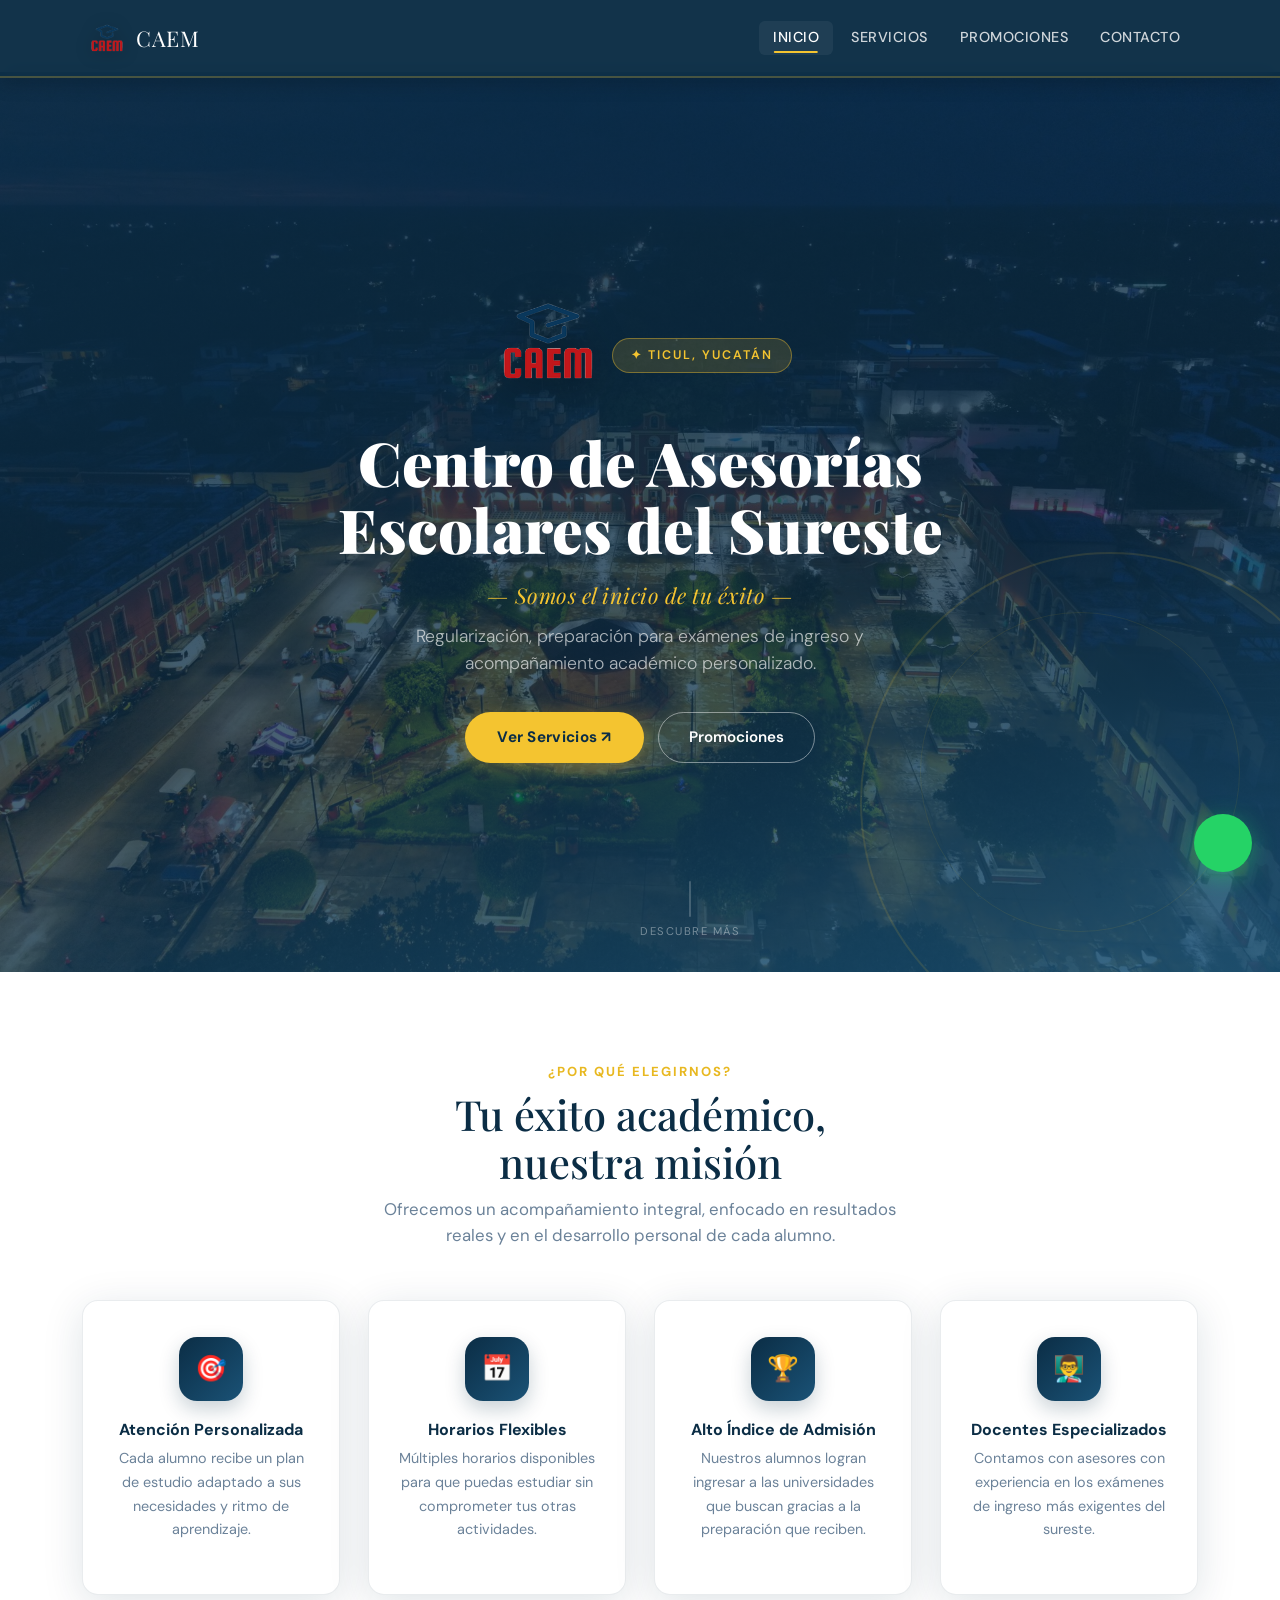
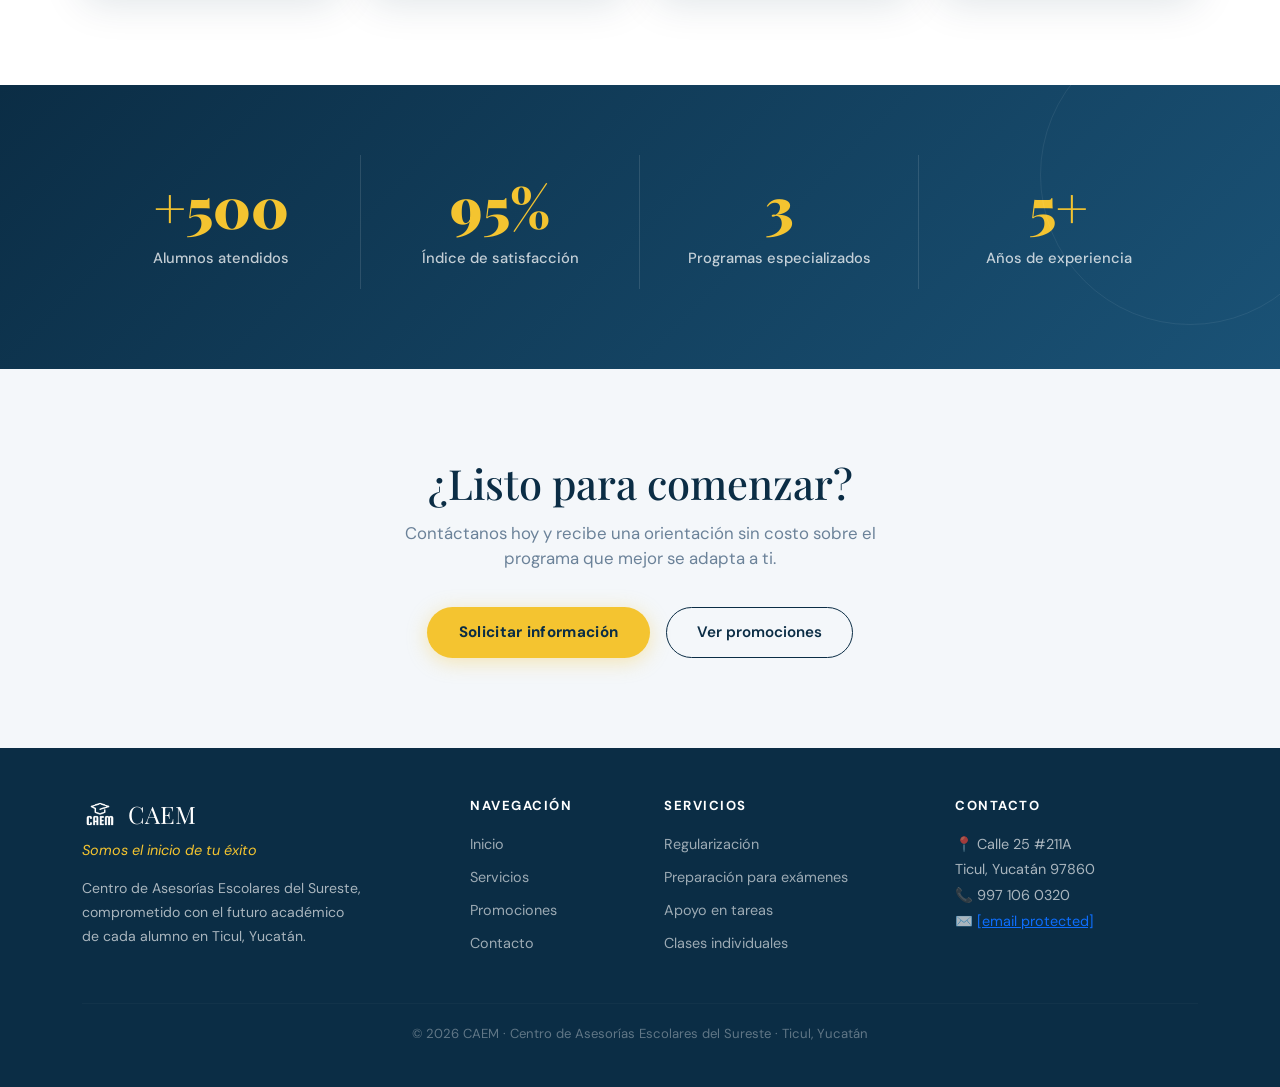
<file: index.html>
<!doctype html>
<html lang="es">
<head>
  <meta charset="UTF-8">
  <title>CAEM | Centro de Asesorías Escolares del Sureste</title>
  <meta name="viewport" content="width=device-width, initial-scale=1">
  <meta name="description" content="CAEM — Regularización, preparación para exámenes de ingreso y acompañamiento académico en Ticul, Yucatán. Somos el inicio de tu éxito.">
  <link href="https://cdn.jsdelivr.net/npm/bootstrap@5.3.3/dist/css/bootstrap.min.css" rel="stylesheet">
  <link rel="stylesheet" href="styles.css">
</head>
<body>

<!-- NAV -->
<nav class="navbar navbar-expand-lg navbar-dark bg-caem fixed-top shadow">
  <div class="container px-3">
    <a class="navbar-brand d-flex align-items-center gap-2" href="index.html">
      <img src="imagenes/CAEMLOGOsF.png" class="logo-nav" alt="CAEM">
      CAEM
    </a>
    <button class="navbar-toggler border-0" type="button" data-bs-toggle="collapse" data-bs-target="#nav">
      <span class="navbar-toggler-icon"></span>
    </button>
    <div class="collapse navbar-collapse" id="nav">
      <ul class="navbar-nav ms-auto gap-1">
        <li class="nav-item"><a class="nav-link active" href="index.html">Inicio</a></li>
        <li class="nav-item"><a class="nav-link" href="servicios.html">Servicios</a></li>
        <li class="nav-item"><a class="nav-link" href="promociones.html">Promociones</a></li>
        <li class="nav-item"><a class="nav-link" href="contacto.html">Contacto</a></li>
      </ul>
    </div>
  </div>
</nav>

<!-- HERO -->
<header class="hero">
  <div class="hero-content">
    <img src="imagenes/CAEMLOGOsF.png" class="logo-hero" alt="CAEM Logo">
    <div class="hero-badge">✦ Ticul, Yucatán</div>
    <h1>Centro de Asesorías<br>Escolares del Sureste</h1>
    <p class="hero-lema">— Somos el inicio de tu éxito —</p>
    <p class="lead">Regularización, preparación para exámenes de ingreso y acompañamiento académico personalizado.</p>
    <div class="hero-btns">
      <a href="servicios.html" class="btn-primary-caem">Ver Servicios ↗</a>
      <a href="promociones.html" class="btn-outline-caem">Promociones</a>
    </div>
  </div>
  <div class="scroll-hint">
    <span></span>
    Descubre más
  </div>
</header>

<!-- POR QUÉ CAEM -->
<section class="section-pad">
  <div class="container text-center">
    <p class="text-uppercase fw-bold mb-2" style="color:var(--accent2);letter-spacing:2px;font-size:.82rem;">¿Por qué elegirnos?</p>
    <h2 class="section-title">Tu éxito académico,<br>nuestra misión</h2>
    <p class="section-sub">Ofrecemos un acompañamiento integral, enfocado en resultados reales y en el desarrollo personal de cada alumno.</p>

    <div class="why-grid">
      <div class="why-card">
        <div class="why-icon">🎯</div>
        <h5>Atención Personalizada</h5>
        <p>Cada alumno recibe un plan de estudio adaptado a sus necesidades y ritmo de aprendizaje.</p>
      </div>
      <div class="why-card">
        <div class="why-icon">📅</div>
        <h5>Horarios Flexibles</h5>
        <p>Múltiples horarios disponibles para que puedas estudiar sin comprometer tus otras actividades.</p>
      </div>
      <div class="why-card">
        <div class="why-icon">🏆</div>
        <h5>Alto Índice de Admisión</h5>
        <p>Nuestros alumnos logran ingresar a las universidades que buscan gracias a la preparación que reciben.</p>
      </div>
      <div class="why-card">
        <div class="why-icon">👨‍🏫</div>
        <h5>Docentes Especializados</h5>
        <p>Contamos con asesores con experiencia en los exámenes de ingreso más exigentes del sureste.</p>
      </div>
    </div>
  </div>
</section>

<!-- STATS BANNER -->
<div class="stats-banner">
  <div class="container">
    <div class="row text-center" style="--bs-gutter-x:0;">
      <div class="col-6 col-md-3" style="border-right:1px solid rgba(255,255,255,.12);">
        <div class="stat-item">
          <span class="stat-num">+500</span>
          <span class="stat-label">Alumnos atendidos</span>
        </div>
      </div>
      <div class="col-6 col-md-3" style="border-right:1px solid rgba(255,255,255,.12);">
        <div class="stat-item">
          <span class="stat-num">95%</span>
          <span class="stat-label">Índice de satisfacción</span>
        </div>
      </div>
      <div class="col-6 col-md-3" style="border-right:1px solid rgba(255,255,255,.12);">
        <div class="stat-item">
          <span class="stat-num">3</span>
          <span class="stat-label">Programas especializados</span>
        </div>
      </div>
      <div class="col-6 col-md-3">
        <div class="stat-item">
          <span class="stat-num">5+</span>
          <span class="stat-label">Años de experiencia</span>
        </div>
      </div>
    </div>
  </div>
</div>

<!-- CTA -->
<section class="cta-section">
  <div class="container">
    <h2 class="section-title">¿Listo para comenzar?</h2>
    <p>Contáctanos hoy y recibe una orientación sin costo sobre el programa que mejor se adapta a ti.</p>
    <div class="d-flex justify-content-center gap-3 flex-wrap">
      <a href="contacto.html" class="btn-primary-caem">Solicitar información</a>
      <a href="promociones.html" class="btn-outline-caem" style="color:var(--caem);border-color:var(--caem);">Ver promociones</a>
    </div>
  </div>
</section>

<!-- FOOTER -->
<footer>
  <div class="container">
    <div class="row g-5 mb-4">
      <div class="col-lg-4">
        <div class="footer-brand">
          <img src="imagenes/CAEMLOGOsF.png" class="footer-logo" alt="CAEM">
          CAEM
        </div>
        <p class="footer-tagline">Somos el inicio de tu éxito</p>
        <p class="footer-text">Centro de Asesorías Escolares del Sureste, comprometido con el futuro académico de cada alumno en Ticul, Yucatán.</p>
      </div>
      <div class="col-6 col-lg-2">
        <p class="footer-heading">Navegación</p>
        <ul class="footer-links">
          <li><a href="index.html">Inicio</a></li>
          <li><a href="servicios.html">Servicios</a></li>
          <li><a href="promociones.html">Promociones</a></li>
          <li><a href="contacto.html">Contacto</a></li>
        </ul>
      </div>
      <div class="col-6 col-lg-3">
        <p class="footer-heading">Servicios</p>
        <ul class="footer-links">
          <li><a href="servicios.html">Regularización</a></li>
          <li><a href="servicios.html">Preparación para exámenes</a></li>
          <li><a href="servicios.html">Apoyo en tareas</a></li>
          <li><a href="promociones.html">Clases individuales</a></li>
        </ul>
      </div>
      <div class="col-lg-3">
        <p class="footer-heading">Contacto</p>
        <div class="footer-contact">
          <p>📍 Calle 25 #211A<br>Ticul, Yucatán 97860</p>
          <p>📞 997 106 0320</p>
          <p>✉️ <a href="/cdn-cgi/l/email-protection" class="__cf_email__" data-cfemail="f0999d80859c839f91939194959d99939f9d88b0979d91999cde939f9d">[email&#160;protected]</a></p>
        </div>
      </div>
    </div>
    <hr class="footer-divider">
    <p class="footer-copy">© 2026 CAEM · Centro de Asesorías Escolares del Sureste · Ticul, Yucatán</p>
  </div>
</footer>

<!-- WhatsApp -->
<a href="https://wa.me/529971060320" target="_blank" class="whatsapp-btn" title="Escríbenos por WhatsApp">
  <svg xmlns="http://www.w3.org/2000/svg" width="28" height="28" viewBox="0 0 24 24" fill="currentColor"><path d="M17.472 14.382c-.297-.149-1.758-.867-2.03-.967-.273-.099-.471-.148-.67.15-.197.297-.767.966-.94 1.164-.173.199-.347.223-.644.075-.297-.15-1.255-.463-2.39-1.475-.883-.788-1.48-1.761-1.653-2.059-.173-.297-.018-.458.13-.606.134-.133.298-.347.446-.52.149-.174.198-.298.298-.497.099-.198.05-.371-.025-.52-.075-.149-.669-1.612-.916-2.207-.242-.579-.487-.5-.669-.51-.173-.008-.371-.01-.57-.01-.198 0-.52.074-.792.372-.272.297-1.04 1.016-1.04 2.479 0 1.462 1.065 2.875 1.213 3.074.149.198 2.096 3.2 5.077 4.487.709.306 1.262.489 1.694.625.712.227 1.36.195 1.871.118.571-.085 1.758-.719 2.006-1.413.248-.694.248-1.289.173-1.413-.074-.124-.272-.198-.57-.347m-5.421 7.403h-.004a9.87 9.87 0 01-5.031-1.378l-.361-.214-3.741.982.998-3.648-.235-.374a9.86 9.86 0 01-1.51-5.26c.001-5.45 4.436-9.884 9.888-9.884 2.64 0 5.122 1.03 6.988 2.898a9.825 9.825 0 012.893 6.994c-.003 5.45-4.437 9.884-9.885 9.884m8.413-18.297A11.815 11.815 0 0012.05 0C5.495 0 .16 5.335.157 11.892c0 2.096.547 4.142 1.588 5.945L.057 24l6.305-1.654a11.882 11.882 0 005.683 1.448h.005c6.554 0 11.89-5.335 11.893-11.893a11.821 11.821 0 00-3.48-8.413z"/
</file>
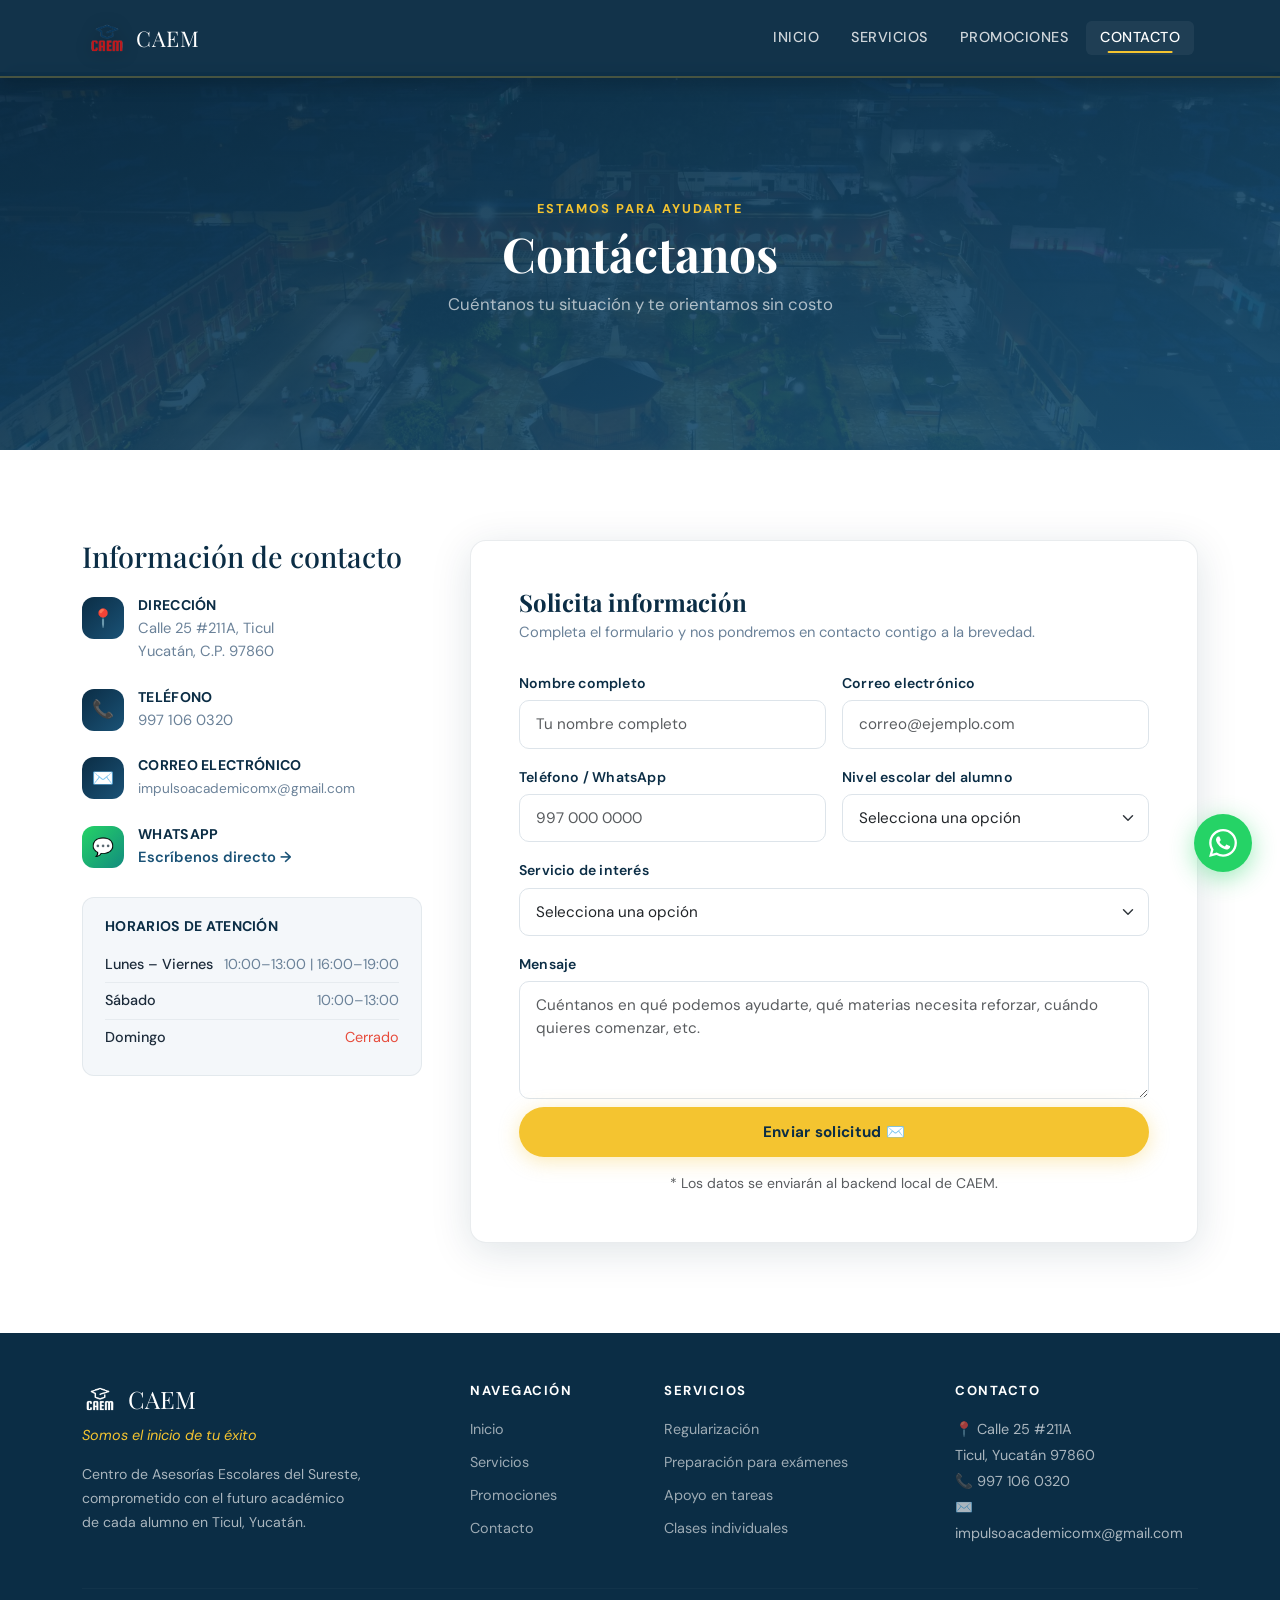
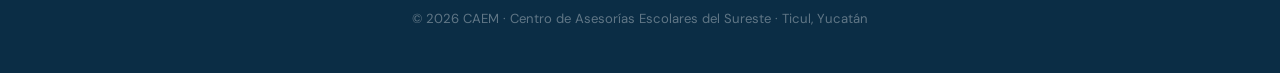
<file: contacto.html>
<!doctype html>
<html lang="es">
<head>
  <meta charset="UTF-8">
  <title>Contacto | CAEM</title>
  <meta name="viewport" content="width=device-width, initial-scale=1">
  <link href="https://cdn.jsdelivr.net/npm/bootstrap@5.3.3/dist/css/bootstrap.min.css" rel="stylesheet">
  <link rel="stylesheet" href="styles.css">
</head>
<body>

<!-- NAV -->
<nav class="navbar navbar-expand-lg navbar-dark bg-caem fixed-top shadow">
  <div class="container px-3">
    <a class="navbar-brand d-flex align-items-center gap-2" href="index.html">
      <img src="imagenes/CAEMLOGOsF.png" class="logo-nav" alt="CAEM">
      CAEM
    </a>
    <button class="navbar-toggler border-0" type="button" data-bs-toggle="collapse" data-bs-target="#nav">
      <span class="navbar-toggler-icon"></span>
    </button>
    <div class="collapse navbar-collapse" id="nav">
      <ul class="navbar-nav ms-auto gap-1">
        <li class="nav-item"><a class="nav-link" href="index.html">Inicio</a></li>
        <li class="nav-item"><a class="nav-link" href="servicios.html">Servicios</a></li>
        <li class="nav-item"><a class="nav-link" href="promociones.html">Promociones</a></li>
        <li class="nav-item"><a class="nav-link active" href="contacto.html">Contacto</a></li>
      </ul>
    </div>
  </div>
</nav>

<!-- HERO -->
<header class="hero-interno">
  <div class="container text-center">
    <p class="text-uppercase fw-bold mb-2" style="color:var(--accent);letter-spacing:2px;font-size:.8rem;">Estamos para ayudarte</p>
    <h1 class="fw-bold">Contáctanos</h1>
    <p>Cuéntanos tu situación y te orientamos sin costo</p>
  </div>
</header>

<!-- CONTENIDO -->
<main>
  <section class="section-pad">
    <div class="container">
      <div class="row g-5 align-items-start">

        <!-- INFO -->
        <div class="col-lg-4">
          <h2 class="section-title mb-4" style="font-size:1.8rem;">Información de contacto</h2>

          <div class="info-item">
            <div class="info-icon">📍</div>
            <div>
              <h6>Dirección</h6>
              <p>Calle 25 #211A, Ticul<br>Yucatán, C.P. 97860</p>
            </div>
          </div>

          <div class="info-item">
            <div class="info-icon">📞</div>
            <div>
              <h6>Teléfono</h6>
              <p><a href="tel:9971060320" style="color:inherit;text-decoration:none;">997 106 0320</a></p>
            </div>
          </div>

          <div class="info-item">
            <div class="info-icon">✉️</div>
            <div>
              <h6>Correo electrónico</h6>
              <p><a href="mailto:impulsoacademicomx@gmail.com" style="color:inherit;text-decoration:none;font-size:.85rem;">impulsoacademicomx@gmail.com</a></p>
            </div>
          </div>

          <div class="info-item">
            <div class="info-icon" style="background:linear-gradient(135deg,#25d366,#128c7e);">💬</div>
            <div>
              <h6>WhatsApp</h6>
              <p><a href="https://wa.me/529971060320" target="_blank" style="color:var(--caem3);font-weight:600;text-decoration:none;">Escríbenos directo →</a></p>
            </div>
          </div>

          <div class="schedule-box">
            <h6>Horarios de atención</h6>
            <div class="schedule-row">
              <span>Lunes – Viernes</span>
              <span>10:00–13:00 | 16:00–19:00</span>
            </div>
            <div class="schedule-row">
              <span>Sábado</span>
              <span>10:00–13:00</span>
            </div>
            <div class="schedule-row">
              <span>Domingo</span>
              <span style="color:#e74c3c;">Cerrado</span>
            </div>
          </div>
        </div>

        <!-- FORMULARIO -->
        <div class="col-lg-8">
          <div class="card contact-card p-4 p-md-5 border-0">
            <h3 class="fw-bold mb-1" style="font-size:1.5rem;color:var(--caem);">Solicita información</h3>
            <p style="color:var(--muted);font-size:.92rem;margin-bottom:28px;">
              Completa el formulario y nos pondremos en contacto contigo a la brevedad.
            </p>

            <form id="formContacto">
              <div class="row g-3">
                <div class="col-sm-6">
                  <label for="nombre" class="form-label">Nombre completo</label>
                  <input
                    type="text"
                    class="form-control"
                    id="nombre"
                    name="nombre"
                    placeholder="Tu nombre completo"
                    required
                  >
                </div>

                <div class="col-sm-6">
                  <label for="correo" class="form-label">Correo electrónico</label>
                  <input
                    type="email"
                    class="form-control"
                    id="correo"
                    name="correo"
                    placeholder="correo@ejemplo.com"
                    required
                  >
                </div>

                <div class="col-sm-6">
                  <label for="telefono" class="form-label">Teléfono / WhatsApp</label>
                  <input
                    type="tel"
                    class="form-control"
                    id="telefono"
                    name="telefono"
                    placeholder="997 000 0000"
                    required
                  >
                </div>

                <div class="col-sm-6">
                  <label for="nivelEscolar" class="form-label">Nivel escolar del alumno</label>
                  <select class="form-select" id="nivelEscolar" name="nivelEscolar">
                    <option value="">Selecciona una opción</option>
                    <option>Secundaria</option>
                    <option>Preparatoria</option>
                    <option>Universidad</option>
                    <option>Otro</option>
                  </select>
                </div>

                <div class="col-12">
                  <label for="servicio" class="form-label">Servicio de interés</label>
                  <select
                    class="form-select"
                    id="servicio"
                    name="servicio"
                    required
                  >
                    <option value="">Selecciona una opción</option>
                    <option>Regularización</option>
                    <option>Preparación para exámenes de ingreso</option>
                    <option>Apoyo en tareas</option>
                    <option>Clases individuales</option>
                    <option>Paquete Semanal</option>
                    <option>Intensivo Universitario</option>
                  </select>
                </div>

                <div class="col-12">
                  <label for="mensaje" class="form-label">Mensaje</label>
                  <textarea
                    class="form-control"
                    id="mensaje"
                    name="mensaje"
                    rows="4"
                    placeholder="Cuéntanos en qué podemos ayudarte, qué materias necesita reforzar, cuándo quieres comenzar, etc."
                    required
                  ></textarea>
                </div>

                <div class="col-12 mt-2">
                  <button
                    type="submit"
                    class="btn-primary-caem w-100 justify-content-center"
                    style="display:flex;"
                  >
                    Enviar solicitud ✉️
                  </button>
                  <p class="small text-muted mt-3 mb-0 text-center">
                    * Los datos se enviarán al backend local de CAEM.
                  </p>
                </div>
              </div>
            </form>
          </div>
        </div>

      </div>
    </div>
  </section>
</main>

<!-- FOOTER -->
<footer>
  <div class="container">
    <div class="row g-5 mb-4">
      <div class="col-lg-4">
        <div class="footer-brand">
          <img src="imagenes/CAEMLOGOsF.png" class="footer-logo" alt="CAEM">
          CAEM
        </div>
        <p class="footer-tagline">Somos el inicio de tu éxito</p>
        <p class="footer-text">Centro de Asesorías Escolares del Sureste, comprometido con el futuro académico de cada alumno en Ticul, Yucatán.</p>
      </div>
      <div class="col-6 col-lg-2">
        <p class="footer-heading">Navegación</p>
        <ul class="footer-links">
          <li><a href="index.html">Inicio</a></li>
          <li><a href="servicios.html">Servicios</a></li>
          <li><a href="promociones.html">Promociones</a></li>
          <li><a href="contacto.html">Contacto</a></li>
        </ul>
      </div>
      <div class="col-6 col-lg-3">
        <p class="footer-heading">Servicios</p>
        <ul class="footer-links">
          <li><a href="servicios.html">Regularización</a></li>
          <li><a href="servicios.html">Preparación para exámenes</a></li>
          <li><a href="servicios.html">Apoyo en tareas</a></li>
          <li><a href="servicios.html">Clases individuales</a></li>
        </ul>
      </div>
      <div class="col-lg-3">
        <p class="footer-heading">Contacto</p>
        <div class="footer-contact">
          <p>📍 Calle 25 #211A<br>Ticul, Yucatán 97860</p>
          <p>📞 997 106 0320</p>
          <p>✉️ impulsoacademicomx@gmail.com</p>
        </div>
      </div>
    </div>
    <hr class="footer-divider">
    <p class="footer-copy">© 2026 CAEM · Centro de Asesorías Escolares del Sureste · Ticul, Yucatán</p>
  </div>
</footer>

<a href="https://wa.me/529971060320" target="_blank" class="whatsapp-btn" title="Escríbenos por WhatsApp">
  <svg xmlns="http://www.w3.org/2000/svg" width="28" height="28" viewBox="0 0 24 24" fill="currentColor"><path d="M17.472 14.382c-.297-.149-1.758-.867-2.03-.967-.273-.099-.471-.148-.67.15-.197.297-.767.966-.94 1.164-.173.199-.347.223-.644.075-.297-.15-1.255-.463-2.39-1.475-.883-.788-1.48-1.761-1.653-2.059-.173-.297-.018-.458.13-.606.134-.133.298-.347.446-.52.149-.174.198-.298.298-.497.099-.198.05-.371-.025-.52-.075-.149-.669-1.612-.916-2.207-.242-.579-.487-.5-.669-.51-.173-.008-.371-.01-.57-.01-.198 0-.52.074-.792.372-.272.297-1.04 1.016-1.04 2.479 0 1.462 1.065 2.875 1.213 3.074.149.198 2.096 3.2 5.077 4.487.709.306 1.262.489 1.694.625.712.227 1.36.195 1.871.118.571-.085 1.758-.719 2.006-1.413.248-.694.248-1.289.173-1.413-.074-.124-.272-.198-.57-.347m-5.421 7.403h-.004a9.87 9.87 0 01-5.031-1.378l-.361-.214-3.741.982.998-3.648-.235-.374a9.86 9.86 0 01-1.51-5.26c.001-5.45 4.436-9.884 9.888-9.884 2.64 0 5.122 1.03 6.988 2.898a9.825 9.825 0 012.893 6.994c-.003 5.45-4.437 9.884-9.885 9.884m8.413-18.297A11.815 11.815 0 0012.05 0C5.495 0 .16 5.335.157 11.892c0 2.096.547 4.142 1.588 5.945L.057 24l6.305-1.654a11.882 11.882 0 005.683 1.448h.005c6.554 0 11.89-5.335 11.893-11.893a11.821 11.821 0 00-3.48-8.413z"/></svg>
</a>

<script src="https://cdn.jsdelivr.net/npm/bootstrap@5.3.3/dist/js/bootstrap.bundle.min.js"></script>

<script>
  const formContacto = document.getElementById("formContacto");

  formContacto.addEventListener("submit", async function (e) {
    e.preventDefault();

    const data = {
      nombre: document.getElementById("nombre").value.trim(),
      correo: document.getElementById("correo").value.trim(),
      telefono: document.getElementById("telefono").value.trim(),
      servicio: document.getElementById("servicio").value,
      mensaje: document.getElementById("mensaje").value.trim()
    };

    try {
      const response = await fetch("https://caem-backend.onrender.com/api/contacto", {
        method: "POST",
        headers: {
          "Content-Type": "application/json"
        },
        body: JSON.stringify(data)
      });

      const resultado = await response.json();

      if (!response.ok) {
        throw new Error(resultado.error || "No se pudo enviar la solicitud");
      }

      alert("Datos enviados correctamente 🚀");
      formContacto.reset();
      console.log(resultado);
    } catch (error) {
      console.error(error);
      alert("Error al enviar datos ❌");
    }
  });
</script>

</body>
</html>
</file>
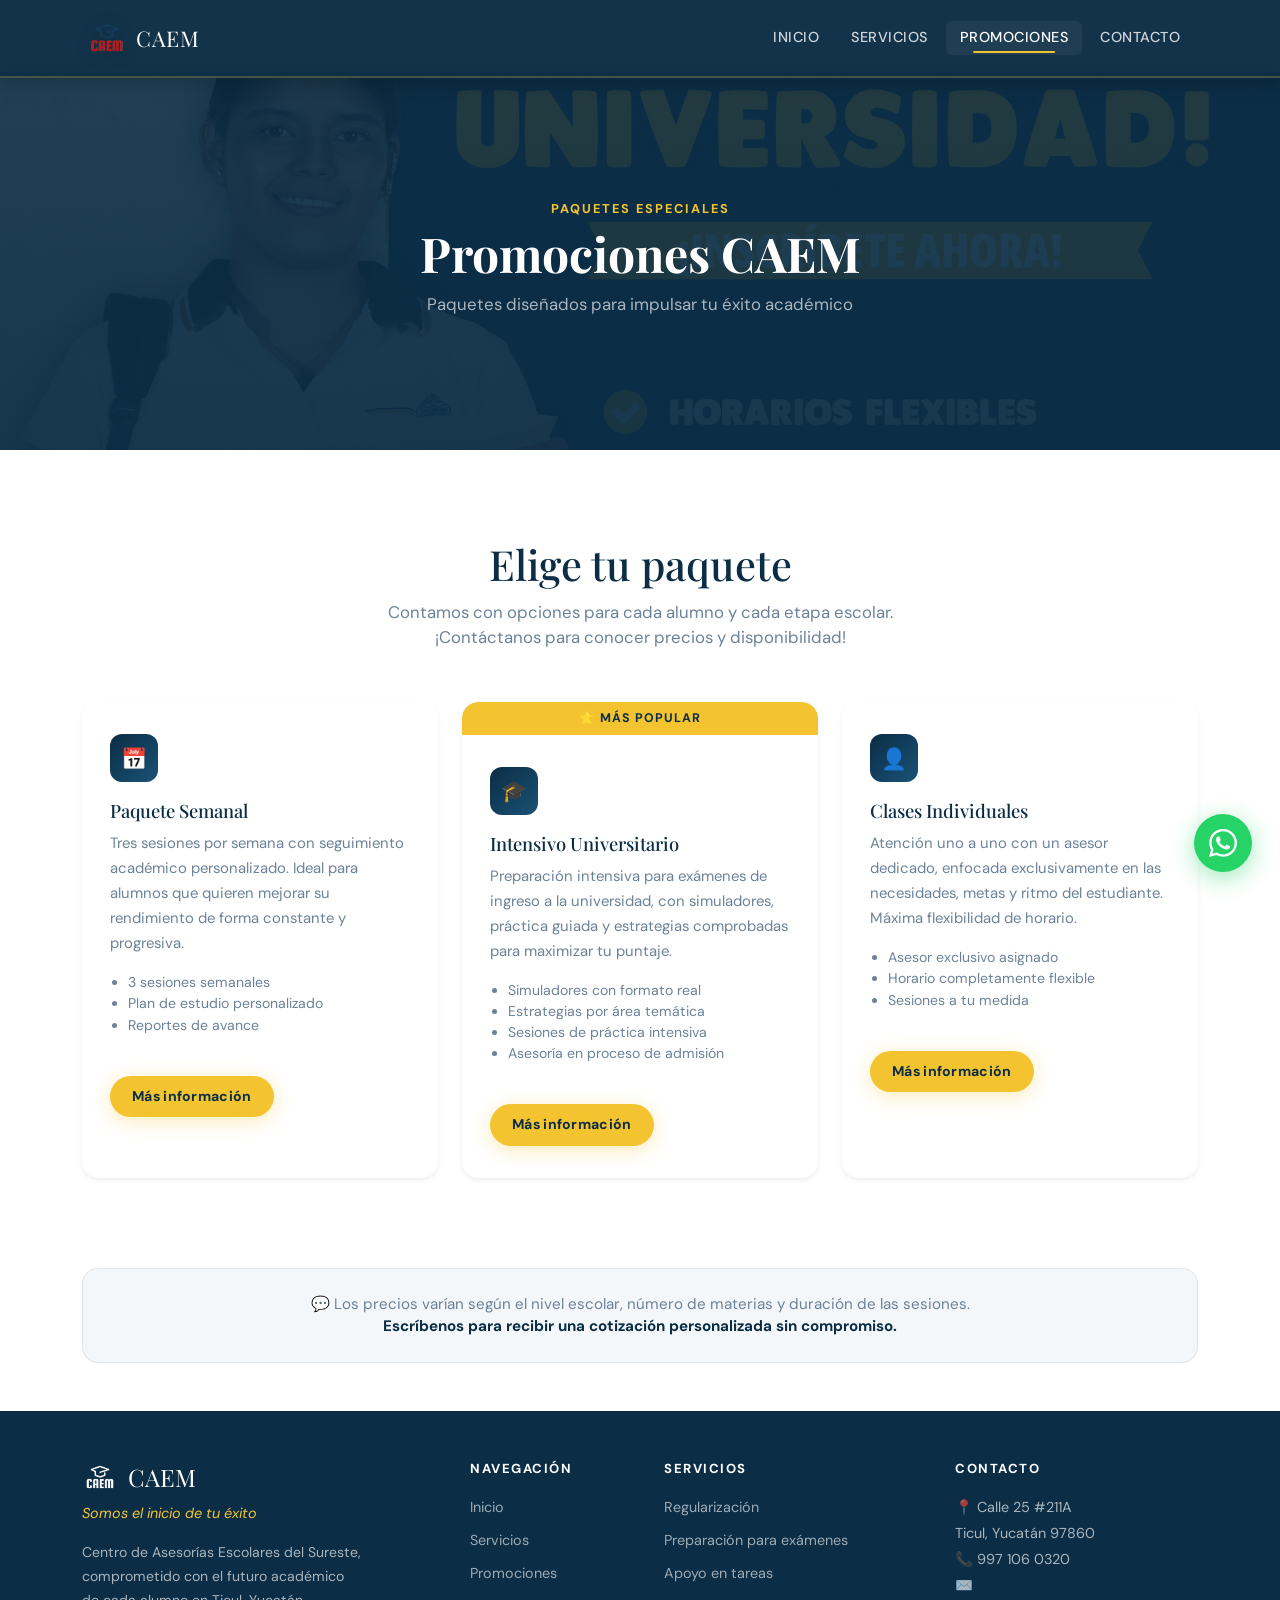
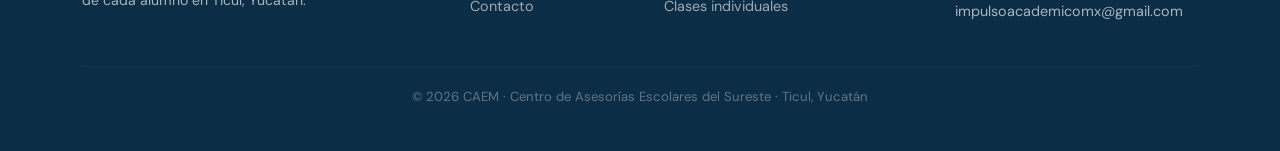
<file: promociones.html>
<!doctype html>
<html lang="es">
<head>
  <meta charset="UTF-8">
  <title>Promociones | CAEM</title>
  <meta name="viewport" content="width=device-width, initial-scale=1">
  <link href="https://cdn.jsdelivr.net/npm/bootstrap@5.3.3/dist/css/bootstrap.min.css" rel="stylesheet">
  <link rel="stylesheet" href="styles.css">
</head>
<body>

<!-- NAV -->
<nav class="navbar navbar-expand-lg navbar-dark bg-caem fixed-top shadow">
  <div class="container px-3">
    <a class="navbar-brand d-flex align-items-center gap-2" href="index.html">
      <img src="imagenes/CAEMLOGOsF.png" class="logo-nav" alt="CAEM">
      CAEM
    </a>
    <button class="navbar-toggler border-0" type="button" data-bs-toggle="collapse" data-bs-target="#nav">
      <span class="navbar-toggler-icon"></span>
    </button>
    <div class="collapse navbar-collapse" id="nav">
      <ul class="navbar-nav ms-auto gap-1">
        <li class="nav-item"><a class="nav-link" href="index.html">Inicio</a></li>
        <li class="nav-item"><a class="nav-link" href="servicios.html">Servicios</a></li>
        <li class="nav-item"><a class="nav-link active" href="promociones.html">Promociones</a></li>
        <li class="nav-item"><a class="nav-link" href="contacto.html">Contacto</a></li>
      </ul>
    </div>
  </div>
</nav>

<!-- HERO -->
<header class="hero-interno hero-promos-bg">
  <div class="container text-center">
    <p class="text-uppercase fw-bold mb-2" style="color:var(--accent);letter-spacing:2px;font-size:.8rem;">Paquetes especiales</p>
    <h1 class="fw-bold">Promociones CAEM</h1>
    <p>Paquetes diseñados para impulsar tu éxito académico</p>
  </div>
</header>

<!-- PROMOCIONES -->
<section class="section-pad">
  <div class="container">
    <div class="text-center mb-5">
      <h2 class="section-title">Elige tu paquete</h2>
      <p class="section-sub">Contamos con opciones para cada alumno y cada etapa escolar. ¡Contáctanos para conocer precios y disponibilidad!</p>
    </div>
    <div class="row g-4">

      <div class="col-md-4">
        <div class="card promo-card h-100 shadow-sm border-0">
          <div class="card-body">
            <div class="card-icon">📅</div>
            <h5>Paquete Semanal</h5>
            <p>Tres sesiones por semana con seguimiento académico personalizado. Ideal para alumnos que quieren mejorar su rendimiento de forma constante y progresiva.</p>
            <ul style="color:var(--muted);font-size:.88rem;padding-left:18px;margin-top:14px;">
              <li>3 sesiones semanales</li>
              <li>Plan de estudio personalizado</li>
              <li>Reportes de avance</li>
            </ul>
            <a href="contacto.html" class="btn-primary-caem d-inline-block mt-4" style="font-size:.88rem;padding:10px 22px;">Más información</a>
          </div>
        </div>
      </div>

      <div class="col-md-4">
        <div class="card promo-card h-100 shadow-sm border-0" style="border-color:rgba(244,196,48,.5)!important;">
          <!-- Popular badge -->
          <div style="background:var(--accent);color:var(--caem);text-align:center;padding:7px;font-size:.78rem;font-weight:700;letter-spacing:1px;text-transform:uppercase;border-radius:var(--radius) var(--radius) 0 0;">⭐ Más popular</div>
          <div class="card-body">
            <div class="card-icon">🎓</div>
            <h5>Intensivo Universitario</h5>
            <p>Preparación intensiva para exámenes de ingreso a la universidad, con simuladores, práctica guiada y estrategias comprobadas para maximizar tu puntaje.</p>
            <ul style="color:var(--muted);font-size:.88rem;padding-left:18px;margin-top:14px;">
              <li>Simuladores con formato real</li>
              <li>Estrategias por área temática</li>
              <li>Sesiones de práctica intensiva</li>
              <li>Asesoría en proceso de admisión</li>
            </ul>
            <a href="contacto.html" class="btn-primary-caem d-inline-block mt-4" style="font-size:.88rem;padding:10px 22px;">Más información</a>
          </div>
        </div>
      </div>

      <div class="col-md-4">
        <div class="card promo-card h-100 shadow-sm border-0">
          <div class="card-body">
            <div class="card-icon">👤</div>
            <h5>Clases Individuales</h5>
            <p>Atención uno a uno con un asesor dedicado, enfocada exclusivamente en las necesidades, metas y ritmo del estudiante. Máxima flexibilidad de horario.</p>
            <ul style="color:var(--muted);font-size:.88rem;padding-left:18px;margin-top:14px;">
              <li>Asesor exclusivo asignado</li>
              <li>Horario completamente flexible</li>
              <li>Sesiones a tu medida</li>
            </ul>
            <a href="contacto.html" class="btn-primary-caem d-inline-block mt-4" style="font-size:.88rem;padding:10px 22px;">Más información</a>
          </div>
        </div>
      </div>

    </div>
  </div>
</section>

<!-- NOTA PRECIOS -->
<div class="container pb-5">
  <div class="text-center p-4" style="background:var(--light);border-radius:var(--radius);border:1px solid rgba(11,45,69,.08);">
    <p style="color:var(--muted);margin:0;font-size:.95rem;">
      💬 Los precios varían según el nivel escolar, número de materias y duración de las sesiones.<br>
      <strong style="color:var(--caem);">Escríbenos para recibir una cotización personalizada sin compromiso.</strong>
    </p>
  </div>
</div>

<!-- FOOTER -->
<footer>
  <div class="container">
    <div class="row g-5 mb-4">
      <div class="col-lg-4">
        <div class="footer-brand">
          <img src="imagenes/CAEMLOGOsF.png" class="footer-logo" alt="CAEM">
          CAEM
        </div>
        <p class="footer-tagline">Somos el inicio de tu éxito</p>
        <p class="footer-text">Centro de Asesorías Escolares del Sureste, comprometido con el futuro académico de cada alumno en Ticul, Yucatán.</p>
      </div>
      <div class="col-6 col-lg-2">
        <p class="footer-heading">Navegación</p>
        <ul class="footer-links">
          <li><a href="index.html">Inicio</a></li>
          <li><a href="servicios.html">Servicios</a></li>
          <li><a href="promociones.html">Promociones</a></li>
          <li><a href="contacto.html">Contacto</a></li>
        </ul>
      </div>
      <div class="col-6 col-lg-3">
        <p class="footer-heading">Servicios</p>
        <ul class="footer-links">
          <li><a href="servicios.html">Regularización</a></li>
          <li><a href="servicios.html">Preparación para exámenes</a></li>
          <li><a href="servicios.html">Apoyo en tareas</a></li>
          <li><a href="servicios.html">Clases individuales</a></li>
        </ul>
      </div>
      <div class="col-lg-3">
        <p class="footer-heading">Contacto</p>
        <div class="footer-contact">
          <p>📍 Calle 25 #211A<br>Ticul, Yucatán 97860</p>
          <p>📞 997 106 0320</p>
          <p>✉️ impulsoacademicomx@gmail.com</p>
        </div>
      </div>
    </div>
    <hr class="footer-divider">
    <p class="footer-copy">© 2026 CAEM · Centro de Asesorías Escolares del Sureste · Ticul, Yucatán</p>
  </div>
</footer>

<a href="https://wa.me/529971060320" target="_blank" class="whatsapp-btn" title="Escríbenos por WhatsApp">
  <svg xmlns="http://www.w3.org/2000/svg" width="28" height="28" viewBox="0 0 24 24" fill="currentColor"><path d="M17.472 14.382c-.297-.149-1.758-.867-2.03-.967-.273-.099-.471-.148-.67.15-.197.297-.767.966-.94 1.164-.173.199-.347.223-.644.075-.297-.15-1.255-.463-2.39-1.475-.883-.788-1.48-1.761-1.653-2.059-.173-.297-.018-.458.13-.606.134-.133.298-.347.446-.52.149-.174.198-.298.298-.497.099-.198.05-.371-.025-.52-.075-.149-.669-1.612-.916-2.207-.242-.579-.487-.5-.669-.51-.173-.008-.371-.01-.57-.01-.198 0-.52.074-.792.372-.272.297-1.04 1.016-1.04 2.479 0 1.462 1.065 2.875 1.213 3.074.149.198 2.096 3.2 5.077 4.487.709.306 1.262.489 1.694.625.712.227 1.36.195 1.871.118.571-.085 1.758-.719 2.006-1.413.248-.694.248-1.289.173-1.413-.074-.124-.272-.198-.57-.347m-5.421 7.403h-.004a9.87 9.87 0 01-5.031-1.378l-.361-.214-3.741.982.998-3.648-.235-.374a9.86 9.86 0 01-1.51-5.26c.001-5.45 4.436-9.884 9.888-9.884 2.64 0 5.122 1.03 6.988 2.898a9.825 9.825 0 012.893 6.994c-.003 5.45-4.437 9.884-9.885 9.884m8.413-18.297A11.815 11.815 0 0012.05 0C5.495 0 .16 5.335.157 11.892c0 2.096.547 4.142 1.588 5.945L.057 24l6.305-1.654a11.882 11.882 0 005.683 1.448h.005c6.554 0 11.89-5.335 11.893-11.893a11.821 11.821 0 00-3.48-8.413z"/></svg>
</a>

<script src="https://cdn.jsdelivr.net/npm/bootstrap@5.3.3/dist/js/bootstrap.bundle.min.js"></script>
</body>
</html>
</file>
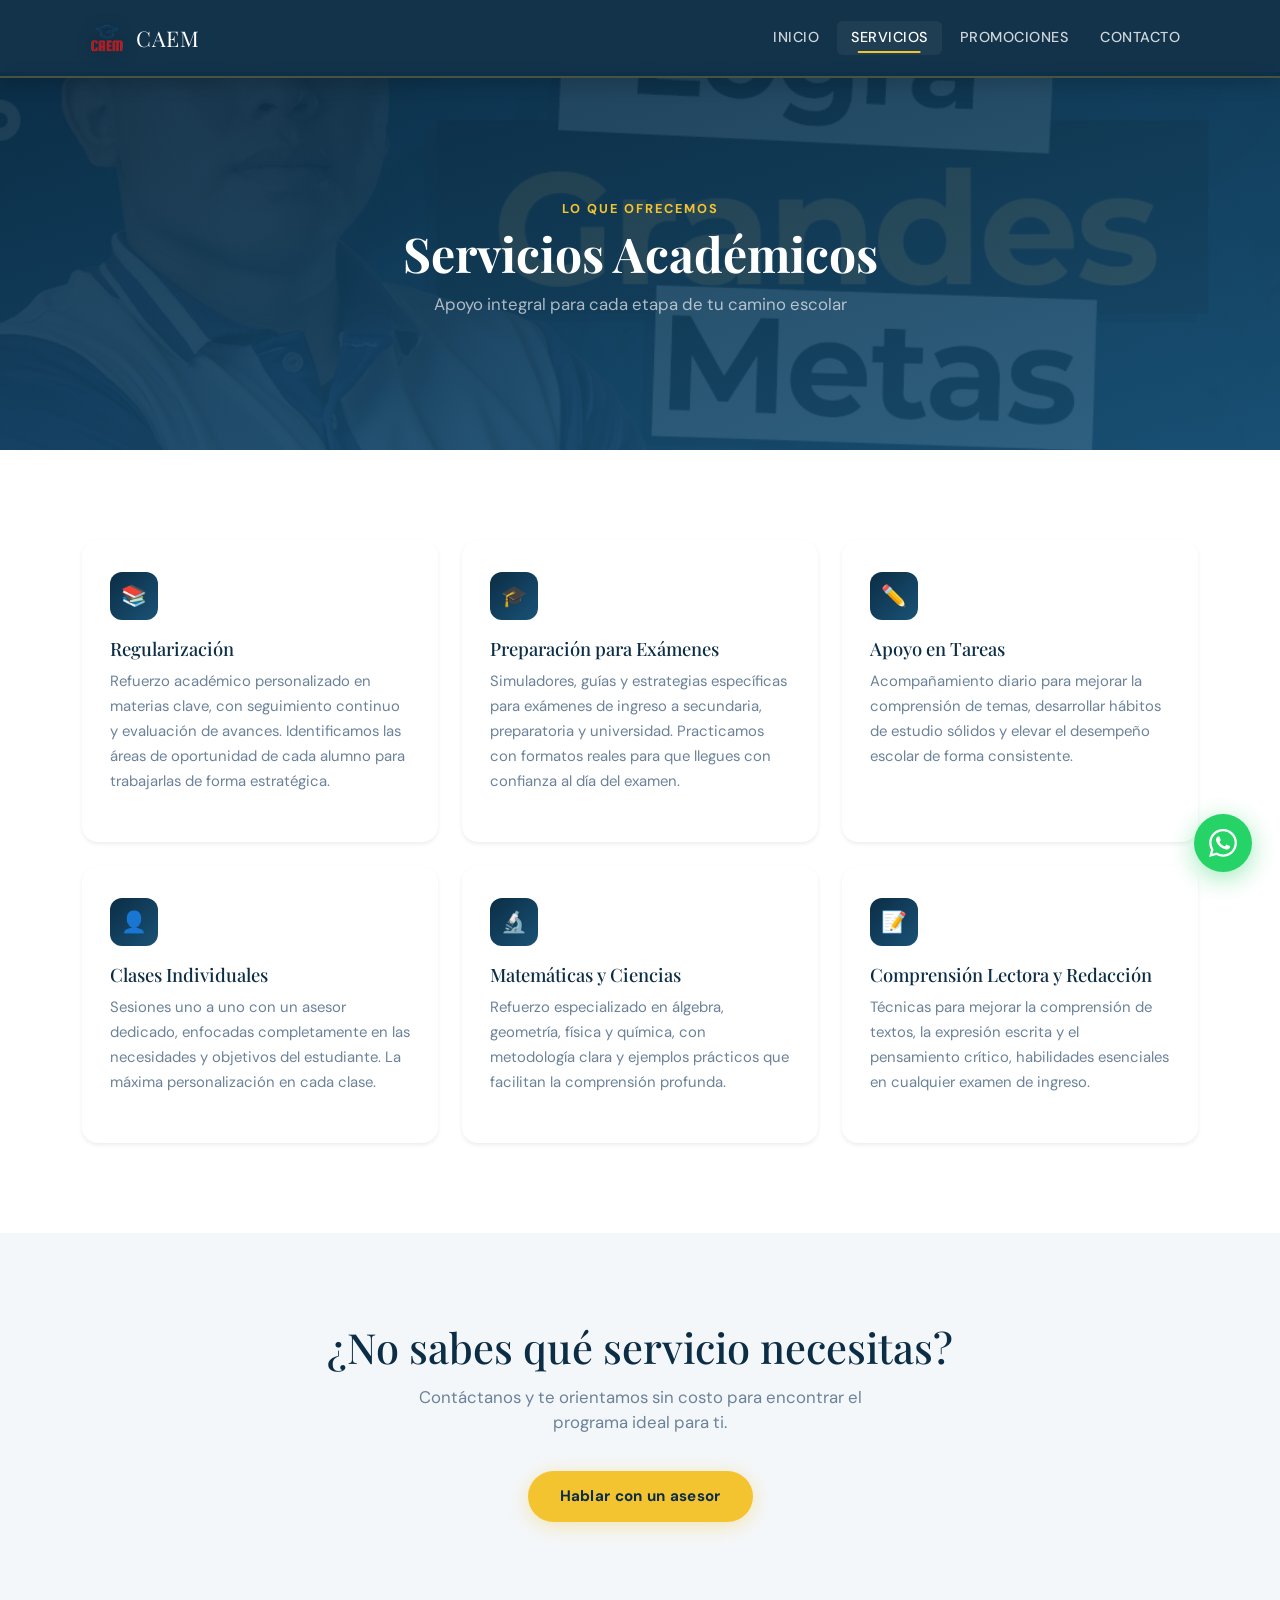
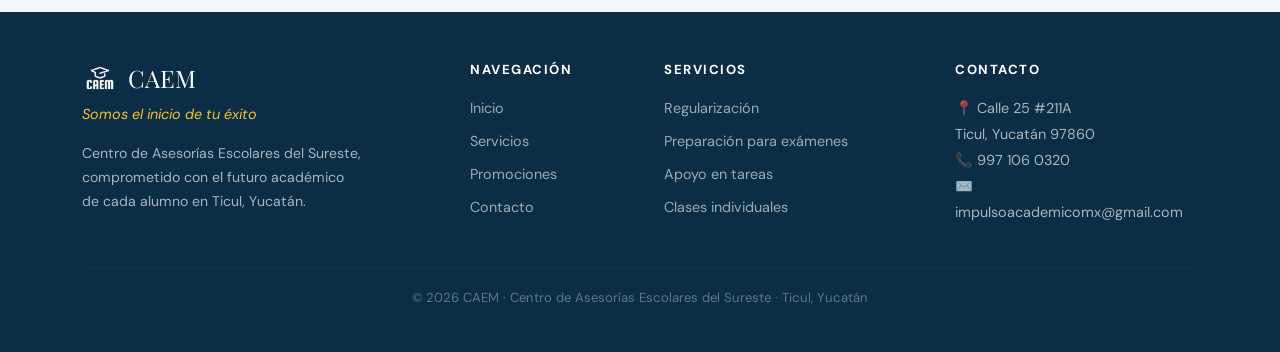
<file: servicios.html>
<!doctype html>
<html lang="es">
<head>
  <meta charset="UTF-8">
  <title>Servicios | CAEM</title>
  <meta name="viewport" content="width=device-width, initial-scale=1">
  <link href="https://cdn.jsdelivr.net/npm/bootstrap@5.3.3/dist/css/bootstrap.min.css" rel="stylesheet">
  <link rel="stylesheet" href="styles.css">
</head>
<body>

<!-- NAV -->
<nav class="navbar navbar-expand-lg navbar-dark bg-caem fixed-top shadow">
  <div class="container px-3">
    <a class="navbar-brand d-flex align-items-center gap-2" href="index.html">
      <img src="imagenes/CAEMLOGOsF.png" class="logo-nav" alt="CAEM">
      CAEM
    </a>
    <button class="navbar-toggler border-0" type="button" data-bs-toggle="collapse" data-bs-target="#nav">
      <span class="navbar-toggler-icon"></span>
    </button>
    <div class="collapse navbar-collapse" id="nav">
      <ul class="navbar-nav ms-auto gap-1">
        <li class="nav-item"><a class="nav-link" href="index.html">Inicio</a></li>
        <li class="nav-item"><a class="nav-link active" href="servicios.html">Servicios</a></li>
        <li class="nav-item"><a class="nav-link" href="promociones.html">Promociones</a></li>
        <li class="nav-item"><a class="nav-link" href="contacto.html">Contacto</a></li>
      </ul>
    </div>
  </div>
</nav>

<!-- HERO -->
<header class="hero-interno hero-servicios">
  <div class="container text-center">
    <p class="text-uppercase fw-bold mb-2" style="color:var(--accent);letter-spacing:2px;font-size:.8rem;">Lo que ofrecemos</p>
    <h1 class="fw-bold">Servicios Académicos</h1>
    <p>Apoyo integral para cada etapa de tu camino escolar</p>
  </div>
</header>

<!-- SERVICIOS -->
<section class="section-pad">
  <div class="container">
    <div class="row g-4">

      <div class="col-md-4">
        <div class="card promo-card h-100 shadow-sm border-0">
          <div class="card-body">
            <div class="card-icon">📚</div>
            <h5>Regularización</h5>
            <p>Refuerzo académico personalizado en materias clave, con seguimiento continuo y evaluación de avances. Identificamos las áreas de oportunidad de cada alumno para trabajarlas de forma estratégica.</p>
          </div>
        </div>
      </div>

      <div class="col-md-4">
        <div class="card promo-card h-100 shadow-sm border-0">
          <div class="card-body">
            <div class="card-icon">🎓</div>
            <h5>Preparación para Exámenes</h5>
            <p>Simuladores, guías y estrategias específicas para exámenes de ingreso a secundaria, preparatoria y universidad. Practicamos con formatos reales para que llegues con confianza al día del examen.</p>
          </div>
        </div>
      </div>

      <div class="col-md-4">
        <div class="card promo-card h-100 shadow-sm border-0">
          <div class="card-body">
            <div class="card-icon">✏️</div>
            <h5>Apoyo en Tareas</h5>
            <p>Acompañamiento diario para mejorar la comprensión de temas, desarrollar hábitos de estudio sólidos y elevar el desempeño escolar de forma consistente.</p>
          </div>
        </div>
      </div>

      <div class="col-md-4">
        <div class="card promo-card h-100 shadow-sm border-0">
          <div class="card-body">
            <div class="card-icon">👤</div>
            <h5>Clases Individuales</h5>
            <p>Sesiones uno a uno con un asesor dedicado, enfocadas completamente en las necesidades y objetivos del estudiante. La máxima personalización en cada clase.</p>
          </div>
        </div>
      </div>

      <div class="col-md-4">
        <div class="card promo-card h-100 shadow-sm border-0">
          <div class="card-body">
            <div class="card-icon">🔬</div>
            <h5>Matemáticas y Ciencias</h5>
            <p>Refuerzo especializado en álgebra, geometría, física y química, con metodología clara y ejemplos prácticos que facilitan la comprensión profunda.</p>
          </div>
        </div>
      </div>

      <div class="col-md-4">
        <div class="card promo-card h-100 shadow-sm border-0">
          <div class="card-body">
            <div class="card-icon">📝</div>
            <h5>Comprensión Lectora y Redacción</h5>
            <p>Técnicas para mejorar la comprensión de textos, la expresión escrita y el pensamiento crítico, habilidades esenciales en cualquier examen de ingreso.</p>
          </div>
        </div>
      </div>

    </div>
  </div>
</section>

<!-- CTA -->
<section class="cta-section">
  <div class="container">
    <h2 class="section-title">¿No sabes qué servicio necesitas?</h2>
    <p>Contáctanos y te orientamos sin costo para encontrar el programa ideal para ti.</p>
    <a href="contacto.html" class="btn-primary-caem">Hablar con un asesor</a>
  </div>
</section>

<!-- FOOTER -->
<footer>
  <div class="container">
    <div class="row g-5 mb-4">
      <div class="col-lg-4">
        <div class="footer-brand">
          <img src="imagenes/CAEMLOGOsF.png" class="footer-logo" alt="CAEM">
          CAEM
        </div>
        <p class="footer-tagline">Somos el inicio de tu éxito</p>
        <p class="footer-text">Centro de Asesorías Escolares del Sureste, comprometido con el futuro académico de cada alumno en Ticul, Yucatán.</p>
      </div>
      <div class="col-6 col-lg-2">
        <p class="footer-heading">Navegación</p>
        <ul class="footer-links">
          <li><a href="index.html">Inicio</a></li>
          <li><a href="servicios.html">Servicios</a></li>
          <li><a href="promociones.html">Promociones</a></li>
          <li><a href="contacto.html">Contacto</a></li>
        </ul>
      </div>
      <div class="col-6 col-lg-3">
        <p class="footer-heading">Servicios</p>
        <ul class="footer-links">
          <li><a href="#">Regularización</a></li>
          <li><a href="#">Preparación para exámenes</a></li>
          <li><a href="#">Apoyo en tareas</a></li>
          <li><a href="#">Clases individuales</a></li>
        </ul>
      </div>
      <div class="col-lg-3">
        <p class="footer-heading">Contacto</p>
        <div class="footer-contact">
          <p>📍 Calle 25 #211A<br>Ticul, Yucatán 97860</p>
          <p>📞 997 106 0320</p>
          <p>✉️ impulsoacademicomx@gmail.com</p>
        </div>
      </div>
    </div>
    <hr class="footer-divider">
    <p class="footer-copy">© 2026 CAEM · Centro de Asesorías Escolares del Sureste · Ticul, Yucatán</p>
  </div>
</footer>

<a href="https://wa.me/529971060320" target="_blank" class="whatsapp-btn" title="Escríbenos por WhatsApp">
  <svg xmlns="http://www.w3.org/2000/svg" width="28" height="28" viewBox="0 0 24 24" fill="currentColor"><path d="M17.472 14.382c-.297-.149-1.758-.867-2.03-.967-.273-.099-.471-.148-.67.15-.197.297-.767.966-.94 1.164-.173.199-.347.223-.644.075-.297-.15-1.255-.463-2.39-1.475-.883-.788-1.48-1.761-1.653-2.059-.173-.297-.018-.458.13-.606.134-.133.298-.347.446-.52.149-.174.198-.298.298-.497.099-.198.05-.371-.025-.52-.075-.149-.669-1.612-.916-2.207-.242-.579-.487-.5-.669-.51-.173-.008-.371-.01-.57-.01-.198 0-.52.074-.792.372-.272.297-1.04 1.016-1.04 2.479 0 1.462 1.065 2.875 1.213 3.074.149.198 2.096 3.2 5.077 4.487.709.306 1.262.489 1.694.625.712.227 1.36.195 1.871.118.571-.085 1.758-.719 2.006-1.413.248-.694.248-1.289.173-1.413-.074-.124-.272-.198-.57-.347m-5.421 7.403h-.004a9.87 9.87 0 01-5.031-1.378l-.361-.214-3.741.982.998-3.648-.235-.374a9.86 9.86 0 01-1.51-5.26c.001-5.45 4.436-9.884 9.888-9.884 2.64 0 5.122 1.03 6.988 2.898a9.825 9.825 0 012.893 6.994c-.003 5.45-4.437 9.884-9.885 9.884m8.413-18.297A11.815 11.815 0 0012.05 0C5.495 0 .16 5.335.157 11.892c0 2.096.547 4.142 1.588 5.945L.057 24l6.305-1.654a11.882 11.882 0 005.683 1.448h.005c6.554 0 11.89-5.335 11.893-11.893a11.821 11.821 0 00-3.48-8.413z"/></svg>
</a>

<script src="https://cdn.jsdelivr.net/npm/bootstrap@5.3.3/dist/js/bootstrap.bundle.min.js"></script>
</body>
</html>
</file>
<file: styles.css>
@import url('https://fonts.googleapis.com/css2?family=Playfair+Display:wght@700;900&family=DM+Sans:wght@300;400;500;600&display=swap');

:root {
  --caem: #0b2d45;
  --caem2: #0f3d5a;
  --caem3: #1a5276;
  --accent: #f4c430;
  --accent2: #e8b820;
  --white: #ffffff;
  --light: #f4f7fa;
  --text: #1c2b3a;
  --muted: #6b8299;
  --radius: 16px;
  --shadow: 0 8px 40px rgba(11,45,69,.13);
  --shadow-lg: 0 20px 60px rgba(11,45,69,.22);
}

/* ===== RESET & BASE ===== */
*, *::before, *::after { box-sizing: border-box; margin: 0; padding: 0; }

html { scroll-behavior: smooth; }

html, body { height: 100%; }

body {
  font-family: 'DM Sans', sans-serif;
  font-weight: 400;
  color: var(--text);
  background: #fff;
  padding-top: 72px;
  display: flex;
  flex-direction: column;
  overflow-x: hidden;
}

main { flex: 1; }

h1, h2, h3, h4, h5 {
  font-family: 'Playfair Display', serif;
  line-height: 1.15;
}

/* ===== NAV ===== */
.navbar {
  background: rgba(11,45,69,.97) !important;
  backdrop-filter: blur(12px);
  border-bottom: 2px solid rgba(244,196,48,.25);
  padding: 12px 0;
  transition: all .3s ease;
}

.bg-caem { background: rgba(11,45,69,.97) !important; }

.navbar-brand {
  font-family: 'Playfair Display', serif;
  font-size: 1.35rem;
  letter-spacing: .5px;
  color: #fff !important;
}

.logo-nav {
  height: 42px;
  width: auto;
  filter: drop-shadow(0 2px 8px rgba(0,0,0,.3));
}

.nav-link {
  color: rgba(255,255,255,.8) !important;
  font-weight: 500;
  font-size: .9rem;
  letter-spacing: .5px;
  text-transform: uppercase;
  padding: 6px 14px !important;
  border-radius: 6px;
  transition: all .2s ease;
  position: relative;
}

.nav-link::after {
  content: '';
  position: absolute;
  bottom: 2px; left: 50%;
  width: 0; height: 2px;
  background: var(--accent);
  transform: translateX(-50%);
  transition: width .25s ease;
  border-radius: 2px;
}

.nav-link:hover, .nav-link.active {
  color: #fff !important;
  background: rgba(255,255,255,.06);
}

.nav-link:hover::after, .nav-link.active::after { width: 60%; }

/* ===== HERO PRINCIPAL ===== */
.hero {
  min-height: 100vh;
  position: relative;
  display: flex;
  align-items: center;
  justify-content: center;
  text-align: center;
  overflow: hidden;
  background:
    linear-gradient(165deg, rgba(11,45,69,.92) 0%, rgba(11,45,69,.75) 60%, rgba(26,82,118,.88) 100%),
    url("imagenes/fondoPagPrincipal.jpeg") center/cover no-repeat;
  color: white;
}

/* Geometric accent */
.hero::before {
  content: '';
  position: absolute;
  bottom: -80px; right: -80px;
  width: 500px; height: 500px;
  border: 2px solid rgba(244,196,48,.12);
  border-radius: 50%;
  pointer-events: none;
}
.hero::after {
  content: '';
  position: absolute;
  bottom: 40px; right: 40px;
  width: 320px; height: 320px;
  border: 1px solid rgba(244,196,48,.08);
  border-radius: 50%;
  pointer-events: none;
}

.hero-content { position: relative; z-index: 2; max-width: 800px; margin: 0 auto; padding: 0 24px; }

.hero-badge {
  display: inline-block;
  background: rgba(244,196,48,.15);
  border: 1px solid rgba(244,196,48,.4);
  color: var(--accent);
  font-size: .78rem;
  font-weight: 600;
  letter-spacing: 2px;
  text-transform: uppercase;
  padding: 7px 18px;
  border-radius: 50px;
  margin-bottom: 24px;
  animation: fadeDown .8s ease both;
}

.logo-hero {
  max-width: 120px;
  filter: drop-shadow(0 6px 20px rgba(0,0,0,.4));
  margin-bottom: 28px;
  animation: fadeDown .7s ease both;
}

.hero h1 {
  font-size: clamp(2.2rem, 6vw, 3.8rem);
  font-weight: 900;
  line-height: 1.1;
  color: #fff;
  margin-bottom: 16px;
  animation: fadeUp .8s .1s ease both;
}

.hero-lema {
  font-family: 'Playfair Display', serif;
  font-size: clamp(1rem, 2.5vw, 1.35rem);
  font-style: italic;
  color: var(--accent);
  letter-spacing: .5px;
  margin-bottom: 12px;
  animation: fadeUp .8s .2s ease both;
}

.hero p.lead {
  font-size: clamp(.95rem, 2vw, 1.1rem);
  color: rgba(255,255,255,.65);
  max-width: 560px;
  margin: 0 auto 36px;
  animation: fadeUp .8s .3s ease both;
}

.hero-btns {
  display: flex;
  justify-content: center;
  gap: 14px;
  flex-wrap: wrap;
  animation: fadeUp .8s .4s ease both;
}

.btn-primary-caem {
  background: var(--accent);
  color: var(--caem);
  font-weight: 700;
  font-size: .95rem;
  letter-spacing: .3px;
  padding: 14px 32px;
  border-radius: 50px;
  border: none;
  cursor: pointer;
  text-decoration: none;
  display: inline-flex;
  align-items: center;
  gap: 8px;
  transition: all .25s ease;
  box-shadow: 0 4px 20px rgba(244,196,48,.35);
}
.btn-primary-caem:hover {
  background: var(--accent2);
  color: var(--caem);
  transform: translateY(-2px);
  box-shadow: 0 8px 28px rgba(244,196,48,.45);
}

.btn-outline-caem {
  background: transparent;
  color: #fff;
  font-weight: 600;
  font-size: .95rem;
  padding: 13px 30px;
  border-radius: 50px;
  border: 1.5px solid rgba(255,255,255,.45);
  cursor: pointer;
  text-decoration: none;
  display: inline-flex;
  align-items: center;
  gap: 8px;
  transition: all .25s ease;
}
.btn-outline-caem:hover {
  border-color: #fff;
  background: rgba(255,255,255,.08);
  color: #fff;
  transform: translateY(-2px);
}

/* Scroll indicator */
.scroll-hint {
  position: absolute;
  bottom: 32px; left: 50%;
  transform: translateX(-50%);
  display: flex; flex-direction: column; align-items: center; gap: 6px;
  color: rgba(255,255,255,.4);
  font-size: .7rem; letter-spacing: 1.5px; text-transform: uppercase;
  animation: fadeUp 1s .8s ease both;
}
.scroll-hint span { display: block; width: 1.5px; height: 36px; background: rgba(255,255,255,.2); border-radius: 2px; position: relative; overflow: hidden; }
.scroll-hint span::after { content: ''; position: absolute; top: -100%; left: 0; width: 100%; height: 100%; background: var(--accent); animation: scrollPulse 2s 1.5s infinite ease-in-out; }

/* ===== HERO INTERNO ===== */
.hero-interno {
  min-height: 42vh;
  background:
    linear-gradient(165deg, rgba(11,45,69,.93) 0%, rgba(26,82,118,.9) 100%),
    url("imagenes/fondoPagPrincipal.jpeg") center/cover no-repeat;
  display: flex; align-items: center; text-align: center; color: #fff;
  position: relative; overflow: hidden;
}
.hero-servicios { background-image: linear-gradient(165deg, rgba(11,45,69,.93), rgba(26,82,118,.9)), url("imagenes/serviciosCaem.jpg"); }

.hero-interno h1 { font-size: clamp(2rem, 5vw, 3rem); color: #fff; }
.hero-interno p   { color: rgba(255,255,255,.65); font-size: 1.05rem; margin-top: 10px; }

/* ===== SECCION: POR QUÉ CAEM ===== */
.section-pad { padding: 90px 0; }

.section-title {
  font-size: clamp(1.8rem, 4vw, 2.6rem);
  color: var(--caem);
  margin-bottom: 12px;
}

.section-sub {
  color: var(--muted);
  font-size: 1.05rem;
  max-width: 540px;
  margin: 0 auto 52px;
}

/* Why cards */
.why-grid { display: grid; grid-template-columns: repeat(auto-fit, minmax(220px, 1fr)); gap: 28px; }

.why-card {
  background: #fff;
  border: 1px solid rgba(11,45,69,.09);
  border-radius: var(--radius);
  padding: 36px 28px;
  text-align: center;
  transition: all .3s ease;
  box-shadow: var(--shadow);
}
.why-card:hover { transform: translateY(-6px); box-shadow: var(--shadow-lg); border-color: rgba(244,196,48,.4); }

.why-icon {
  width: 64px; height: 64px;
  background: linear-gradient(135deg, var(--caem), var(--caem3));
  border-radius: 18px;
  display: flex; align-items: center; justify-content: center;
  margin: 0 auto 20px;
  font-size: 1.6rem;
  box-shadow: 0 8px 20px rgba(11,45,69,.22);
}

.why-card h5 { font-family: 'DM Sans', sans-serif; font-weight: 700; font-size: 1rem; color: var(--caem); margin-bottom: 8px; }
.why-card p  { color: var(--muted); font-size: .9rem; line-height: 1.65; }

/* ===== STATS BANNER ===== */
.stats-banner {
  background: linear-gradient(135deg, var(--caem) 0%, var(--caem3) 100%);
  padding: 70px 0 80px;
  position: relative;
  overflow: visible;
}
.stats-banner::before {
  content: '';
  position: absolute; top: -60px; right: -60px;
  width: 300px; height: 300px;
  border: 1px solid rgba(255,255,255,.07);
  border-radius: 50%;
}

.stat-item { text-align: center; padding: 20px 16px; display: flex; flex-direction: column; align-items: center; justify-content: center; }
.stat-num {
  font-family: 'Playfair Display', serif;
  font-size: 3.5rem;
  font-weight: 900;
  color: var(--accent);
  line-height: 1.1;
  display: block;
  width: 100%;
}
.stat-label { color: rgba(255,255,255,.75); font-size: .92rem; margin-top: 10px; font-weight: 500; display: block; }

/* ===== CTA SECTION ===== */
.cta-section {
  background: var(--light);
  padding: 90px 0;
  text-align: center;
}
.cta-section h2 { color: var(--caem); margin-bottom: 14px; }
.cta-section p  { color: var(--muted); max-width: 480px; margin: 0 auto 36px; font-size: 1.05rem; }

/* ===== CARDS (SERVICIOS / PROMOS) ===== */
.promo-card {
  border: 1px solid rgba(11,45,69,.08);
  border-radius: var(--radius) !important;
  transition: all .3s ease;
  overflow: hidden;
  position: relative;
}
.promo-card::before {
  content: '';
  position: absolute;
  top: 0; left: 0;
  width: 4px; height: 100%;
  background: linear-gradient(to bottom, var(--accent), var(--caem3));
  opacity: 0;
  transition: opacity .3s ease;
}
.promo-card:hover { transform: translateY(-7px); box-shadow: var(--shadow-lg) !important; border-color: rgba(244,196,48,.3); }
.promo-card:hover::before { opacity: 1; }

.promo-card .card-body { padding: 32px 28px; }
.promo-card h5 { font-size: 1.15rem; color: var(--caem); margin-bottom: 10px; }
.promo-card p  { color: var(--muted); font-size: .93rem; line-height: 1.68; }

.card-icon {
  width: 48px; height: 48px;
  background: linear-gradient(135deg, var(--caem), var(--caem3));
  border-radius: 12px;
  display: flex; align-items: center; justify-content: center;
  margin-bottom: 18px;
  font-size: 1.3rem;
}

/* ===== FORM (CONTACTO) ===== */
.contact-card {
  background: #fff;
  border-radius: var(--radius) !important;
  border: 1px solid rgba(11,45,69,.09) !important;
  box-shadow: var(--shadow) !important;
}

.form-control, .form-select {
  border-radius: 10px !important;
  border: 1.5px solid #dde4ea !important;
  padding: 12px 16px !important;
  font-size: .95rem !important;
  transition: border-color .2s ease, box-shadow .2s ease !important;
  font-family: 'DM Sans', sans-serif !important;
}
.form-control:focus, .form-select:focus {
  border-color: var(--caem3) !important;
  box-shadow: 0 0 0 3px rgba(15,61,90,.1) !important;
}
.form-label { font-weight: 600; font-size: .88rem; color: var(--caem); margin-bottom: 6px !important; letter-spacing: .2px; }

/* Info sidebar */
.info-item { display: flex; gap: 14px; align-items: flex-start; margin-bottom: 26px; }
.info-icon {
  width: 42px; height: 42px; min-width: 42px;
  background: linear-gradient(135deg, var(--caem), var(--caem3));
  border-radius: 12px;
  display: flex; align-items: center; justify-content: center;
  font-size: 1.1rem;
}
.info-item h6 { font-family: 'DM Sans', sans-serif; font-weight: 700; color: var(--caem); margin-bottom: 3px; font-size: .88rem; letter-spacing: .3px; text-transform: uppercase; }
.info-item p  { color: var(--muted); font-size: .92rem; margin: 0; line-height: 1.55; }

.schedule-box {
  background: var(--light);
  border-radius: 12px;
  padding: 20px 22px;
  margin-top: 28px;
  border: 1px solid rgba(11,45,69,.07);
}
.schedule-box h6 { font-family: 'DM Sans', sans-serif; font-weight: 700; color: var(--caem); margin-bottom: 12px; font-size: .88rem; letter-spacing: .3px; text-transform: uppercase; }
.schedule-row { display: flex; justify-content: space-between; padding: 7px 0; border-bottom: 1px solid rgba(11,45,69,.06); font-size: .9rem; }
.schedule-row:last-child { border-bottom: none; }
.schedule-row span:first-child { color: var(--text); font-weight: 500; }
.schedule-row span:last-child  { color: var(--muted); }

/* ===== BUTTONS ===== */
.btn-caem {
  background: linear-gradient(135deg, var(--caem), var(--caem3));
  color: white;
  border: none;
  border-radius: 50px;
  padding: 13px 32px;
  font-weight: 600;
  letter-spacing: .3px;
  transition: all .25s ease;
  font-family: 'DM Sans', sans-serif;
}
.btn-caem:hover { transform: translateY(-2px); box-shadow: 0 8px 24px rgba(11,45,69,.3); color: white; filter: brightness(1.1); }

/* WhatsApp float button */
.whatsapp-btn {
  position: fixed;
  bottom: 28px; right: 28px;
  width: 58px; height: 58px;
  background: #25d366;
  border-radius: 50%;
  display: flex; align-items: center; justify-content: center;
  color: #fff;
  font-size: 1.6rem;
  box-shadow: 0 6px 24px rgba(37,211,102,.45);
  text-decoration: none;
  z-index: 999;
  transition: all .25s ease;
  animation: popIn .6s 1.5s ease both;
}
.whatsapp-btn:hover { transform: scale(1.1); box-shadow: 0 10px 32px rgba(37,211,102,.55); color: #fff; }

/* ===== FOOTER ===== */
footer {
  background: var(--caem);
  color: rgba(255,255,255,.65);
  padding: 48px 0 28px;
}
.footer-brand {
  font-family: 'Playfair Display', serif;
  font-size: 1.5rem;
  color: #fff;
  margin-bottom: 8px;
  display: flex;
  align-items: center;
  gap: 10px;
}
.footer-logo { height: 36px; filter: brightness(0) invert(1); }
.footer-tagline { font-style: italic; color: var(--accent); font-size: .9rem; margin-bottom: 16px; }
.footer-text { font-size: .88rem; line-height: 1.7; max-width: 280px; }
.footer-heading { font-family: 'DM Sans', sans-serif; font-weight: 700; color: #fff; font-size: .82rem; letter-spacing: 1.5px; text-transform: uppercase; margin-bottom: 16px; }
.footer-links { list-style: none; padding: 0; }
.footer-links li { margin-bottom: 9px; }
.footer-links a { color: rgba(255,255,255,.6); text-decoration: none; font-size: .9rem; transition: color .2s; }
.footer-links a:hover { color: var(--accent); }
.footer-contact p { color: rgba(255,255,255,.65); font-size: .9rem; line-height: 1.8; margin: 0; }
.footer-divider { border-color: rgba(255,255,255,.1); margin: 32px 0 20px; }
.footer-copy { font-size: .82rem; color: rgba(255,255,255,.35); text-align: center; }

/* ===== PROMO HERO OVERRIDE ===== */
.hero-promos-bg {
  background:
    linear-gradient(rgba(11,45,69,.9), rgba(11,45,69,.95)),
    url('imagenes/promocionCaem.jpg') center 30% / cover no-repeat !important;
}

/* ===== ANIMATIONS ===== */
@keyframes fadeUp   { from { opacity: 0; transform: translateY(24px); } to { opacity: 1; transform: none; } }
@keyframes fadeDown { from { opacity: 0; transform: translateY(-20px); } to { opacity: 1; transform: none; } }
@keyframes scrollPulse { 0%,100%{top:-100%} 50%{top:100%} }
@keyframes popIn { from{opacity:0;transform:scale(.5)} to{opacity:1;transform:scale(1)} }

/* ===== RESPONSIVE ===== */
@media (max-width: 768px) {
  .hero { min-height: 100svh; }
  .section-pad { padding: 60px 0; }
  .stat-num { font-size: 2.2rem; }
  .navbar-collapse { background: rgba(11,45,69,.98); padding: 12px; border-radius: 12px; margin-top: 8px; }
}
</file>
